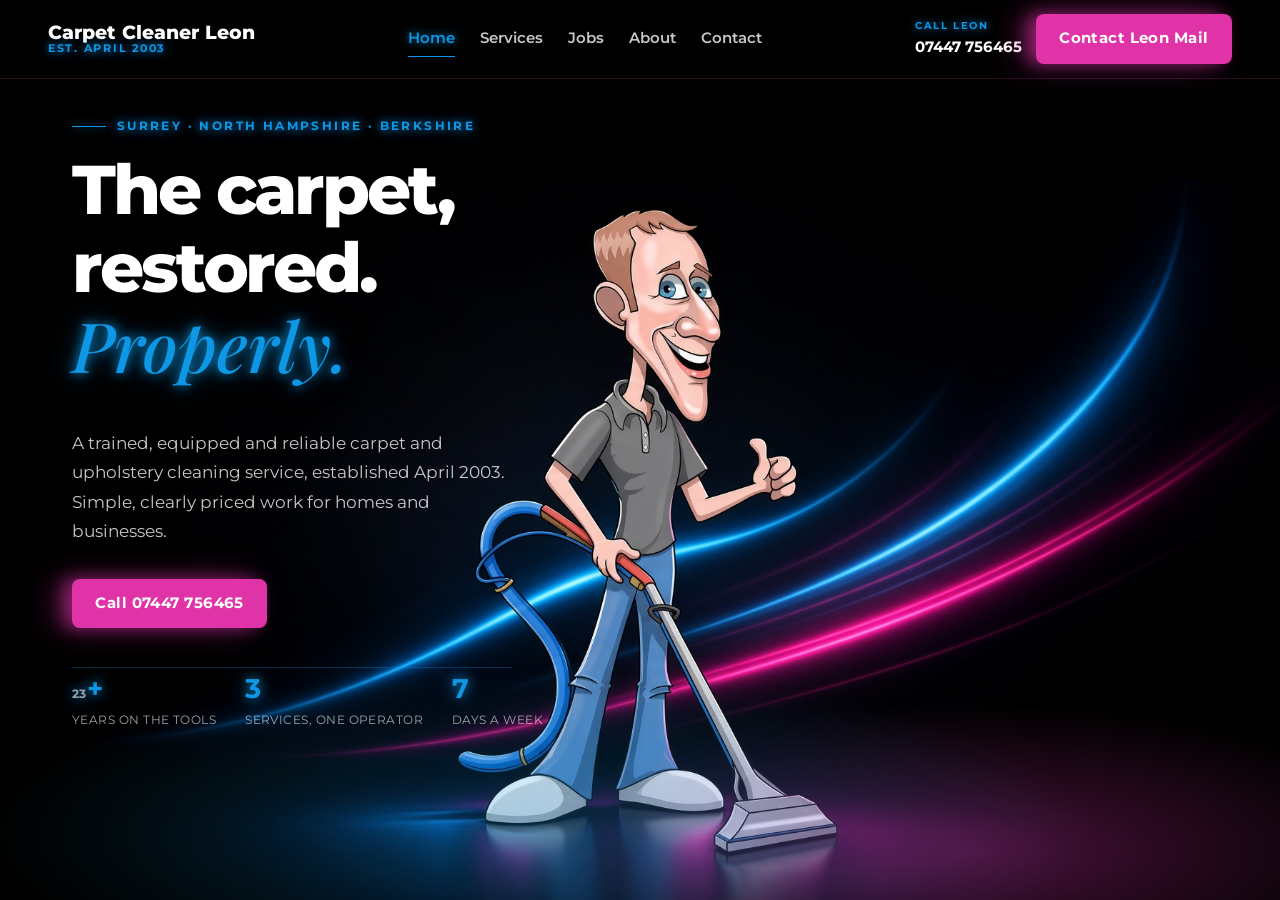
<file: index.html>
<!DOCTYPE html>
<html lang="en-GB">
<head>
  <meta charset="UTF-8" />
  <meta name="viewport" content="width=device-width, initial-scale=1.0" />
  <title>Carpet Cleaner Leon | Surrey, North Hampshire &amp; Berkshire</title>
  <meta name="description" content="Trained, equipped carpet, upholstery, rug and mattress cleaning since April 2003. Leon Mail covers Surrey, North Hampshire and Berkshire. Call 07447 756465." />
  <link rel="canonical" href="https://carpetcleanerleon.co.uk/" />
  <meta name="theme-color" content="#000000" />
  <meta property="og:title" content="Carpet Cleaner Leon" />
  <meta property="og:description" content="Carpet, upholstery, rug and mattress cleaning across Surrey, North Hampshire and Berkshire. Established April 2003." />
  <meta property="og:image" content="https://carpetcleanerleon.co.uk/image/hero-middle.jpg" />
  <meta property="og:url" content="https://carpetcleanerleon.co.uk/" />
  <meta property="og:type" content="website" />
  <link rel="preconnect" href="https://fonts.googleapis.com">
  <link rel="preconnect" href="https://fonts.gstatic.com" crossorigin>
  <link href="https://fonts.googleapis.com/css2?family=Montserrat:wght@400;600;700;800&family=Playfair+Display:ital,wght@1,500;1,700&display=swap" rel="stylesheet">
  <link rel="stylesheet" href="css/styles.css?v=9">
  <script type="application/ld+json">
  {
    "@context": "https://schema.org",
    "@type": "LocalBusiness",
    "name": "Carpet Cleaner Leon",
    "url": "https://carpetcleanerleon.co.uk/",
    "telephone": "+447447756465",
    "image": "https://carpetcleanerleon.co.uk/image/hero-middle.jpg",
    "founder": { "@type": "Person", "name": "Leon Mail" },
    "foundingDate": "2003-04",
    "description": "Carpet, upholstery, rug and mattress cleaning for homes and businesses across Surrey, North Hampshire and Berkshire.",
    "areaServed": [
      { "@type": "AdministrativeArea", "name": "Surrey" },
      { "@type": "AdministrativeArea", "name": "Hampshire" },
      { "@type": "AdministrativeArea", "name": "Berkshire" }
    ]
  }
  </script>
</head>
<body>
  <div class="cursor" id="cursor" hidden></div>
  <div class="scroll-progress" id="scroll-progress" aria-hidden="true"></div>

  <header class="nav" id="nav">
    <div class="container nav-inner">
      <a href="index.html" class="logo">
        <strong>Carpet Cleaner Leon</strong>
        <span>Est. April 2003</span>
      </a>
      <nav class="nav-links" aria-label="Primary">
        <a href="index.html" class="active">Home</a>
        <a href="#services">Services</a>
        <a href="#result">Jobs</a>
        <a href="#about">About</a>
        <a href="#contact">Contact</a>
      </nav>
      <div class="nav-actions">
        <a class="nav-phone" href="tel:+447447756465"><span>Call Leon</span>07447 756465</a>
        <a href="tel:+447447756465" class="btn btn-primary btn-magnet">Contact Leon Mail</a>
      </div>
      <button class="menu-btn" id="menu-btn" type="button" aria-label="Open menu" aria-expanded="false">
        <svg viewBox="0 0 24 24" aria-hidden="true"><path d="M4 7h16M4 12h16M4 17h16"/></svg>
      </button>
    </div>
    <div class="container mobile-menu" id="mobile-menu">
      <a href="index.html">Home</a>
      <a href="#services">Services</a>
      <a href="#result">Jobs</a>
      <a href="#about">About</a>
      <a href="#hours">Hours</a>
      <a href="#contact">Contact</a>
      <a href="tel:+447447756465" class="btn btn-primary">Call 07447 756465</a>
    </div>
  </header>

  <main class="book">
  <section class="page page-hero hero is-on" id="hero">
    <div class="hero-media">
      <div class="hero-frame">
        <img class="hero-img" src="image/hero-leon.jpg?v=6" alt="Leon with carpet cleaning wand" width="1792" height="1008">
      </div>
    </div>
    <div class="neon-stage" aria-hidden="true"></div>
    <div class="hero-copy">
      <p class="hero-kicker reveal is-visible">Surrey · North Hampshire · Berkshire</p>
      <h1 class="hero-title reveal is-visible">The carpet, restored. <em>Properly.</em></h1>
      <p class="hero-lead reveal is-visible">A trained, equipped and reliable carpet and upholstery cleaning service, established April 2003. Simple, clearly priced work for homes and businesses.</p>
      <div class="hero-actions reveal is-visible">
        <a href="tel:+447447756465" class="btn btn-primary btn-magnet">Call 07447 756465</a>
      </div>
      <div class="hero-stats reveal is-visible">
        <div>
          <strong><span data-count="23">23</span>+</strong>
          <span>years on the tools</span>
        </div>
        <div>
          <strong>3</strong>
          <span>services, one operator</span>
        </div>
        <div>
          <strong>7</strong>
          <span>days a week</span>
        </div>
      </div>
    </div>
  </section>

  <section class="page page-services section" id="services">
    <div class="neon-stage" aria-hidden="true"></div>
    <div class="marquee" aria-hidden="true">
      <div class="marquee-track">
        <span>Established April 2003</span>
        <span>Homes and businesses</span>
        <span>Also available to cleaning companies</span>
        <span>Questions 5:30am–10pm every day</span>
        <span>Surrey · North Hampshire · Berkshire</span>
        <span>Carpet · Upholstery · Commercial</span>
        <span>Established April 2003</span>
        <span>Homes and businesses</span>
        <span>Also available to cleaning companies</span>
        <span>Questions 5:30am–10pm every day</span>
        <span>Surrey · North Hampshire · Berkshire</span>
        <span>Carpet · Upholstery · Commercial</span>
      </div>
    </div>
    <div class="container page-body">
      <p class="eyebrow reveal is-visible">My services</p>
      <h2 class="section-title reveal is-visible">Carpet, upholstery and commercial. <em>Clean, bright and healthier.</em></h2>
      <p class="lead reveal is-visible">I can make your home or business clean, bright and healthier again — the same thorough job on the patch since April 2003.</p>
      <div class="service-grid">
        <a class="svc" href="#contact">
          <div class="svc-body">
            <span class="service-num">01</span>
            <h3>Carpet cleaning</h3>
            <p>Removes soiling, dust and grit that wear the fibres. Brightens colour, revives the pile, and helps the carpet keep filtering the air.</p>
            <span class="svc-more">Learn more</span>
          </div>
          <span class="svc-chevron" aria-hidden="true">
            <svg viewBox="0 0 24 24"><path d="M9 6l6 6-6 6" fill="none" stroke="currentColor" stroke-width="2.2" stroke-linecap="round" stroke-linejoin="round"/></svg>
          </span>
        </a>
        <a class="svc" href="#contact">
          <div class="svc-body">
            <span class="service-num">02</span>
            <h3>Upholstery cleaning</h3>
            <p>Sofas, chairs, mattresses and fabric furniture — greasy soiling, spots and everyday wear, treated with care so day-to-day cleaning works again.</p>
            <span class="svc-more">Learn more</span>
          </div>
          <span class="svc-chevron" aria-hidden="true">
            <svg viewBox="0 0 24 24"><path d="M9 6l6 6-6 6" fill="none" stroke="currentColor" stroke-width="2.2" stroke-linecap="round" stroke-linejoin="round"/></svg>
          </span>
        </a>
        <a class="svc" href="#contact">
          <div class="svc-body">
            <span class="service-num">03</span>
            <h3>Commercial cleaning</h3>
            <p>Offices, hotels, nurseries and other workplaces across Surrey, North Hampshire and Berkshire. The same thorough clean, booked around your hours.</p>
            <span class="svc-more">Learn more</span>
          </div>
          <span class="svc-chevron" aria-hidden="true">
            <svg viewBox="0 0 24 24"><path d="M9 6l6 6-6 6" fill="none" stroke="currentColor" stroke-width="2.2" stroke-linecap="round" stroke-linejoin="round"/></svg>
          </span>
        </a>
      </div>
    </div>
  </section>

  <section class="page page-result section result" id="result">
    <div class="neon-stage" aria-hidden="true"></div>
    <div class="container page-body">
      <p class="eyebrow reveal">Jobs on the patch</p>
      <h2 class="section-title reveal">The clean, on the floor. <em>After the job.</em></h2>
      <p class="lead reveal">Real rooms from the round — finished work, not a mock-up.</p>
      <div class="job-picks reveal" id="job-picks">
        <button type="button" class="job-pick is-on" data-job="carpet">Carpet</button>
        <button type="button" class="job-pick" data-job="landing">Landing</button>
        <button type="button" class="job-pick" data-job="stairs">Stairs</button>
        <button type="button" class="job-pick" data-job="hallway">Hallway</button>
      </div>
      <div class="job-stage reveal" id="job-stage">
        <img id="job-photo" src="image/leon/IMG-20260831-WA0103.jpg" alt="A room carpet after a professional clean" width="1152" height="864">
        <div class="job-tags" id="job-tags">
          <span class="job-tag is-after">After</span>
        </div>
      </div>
    </div>
  </section>

  <section class="page page-about section" id="about">
    <div class="neon-stage" aria-hidden="true"></div>
    <div class="container about-grid page-body">
      <p class="eyebrow reveal">My mission</p>
      <div class="about-photo reveal">
        <img src="image/about-family.jpg" alt="A sunlit room after a professional carpet clean">
      </div>
      <div class="about-copy reveal">
        <h2 class="section-title">Trained, equipped and <em>reliable since 2003.</em></h2>
        <p>I established Carpet Cleaner Leon back in April 2003 with the sole aim of providing a trained, equipped and reliable carpet and upholstery cleaning service.</p>
        <p>I've spent a little over two decades developing this service to suit everyone. Creating a simple and clearly priced service benefitting private people as well as business owners.</p>
      </div>
    </div>
  </section>

  <section class="page page-about-more section" id="mission">
    <div class="neon-stage" aria-hidden="true"></div>
    <div class="container about-more page-body">
      <p class="eyebrow reveal">My mission</p>
      <h2 class="section-title reveal">Clients who stay, <em>and companies I support.</em></h2>
      <p class="reveal">Many of my residential clients have been with me since the very beginning.</p>
      <p class="reveal">In recent years I've opened up my service to cleaning companies, enabling small and large firms to add carpet, upholstery and rug cleaning for their own customers.</p>
      <div class="about-marks reveal">
        <div class="about-mark">
          <span class="service-num">01</span>
          <h3>Residential</h3>
          <p>Clients with me since the beginning.</p>
        </div>
        <div class="about-mark">
          <span class="service-num">02</span>
          <h3>Cleaning companies</h3>
          <p>My cleans, for their own customers.</p>
        </div>
      </div>
    </div>
  </section>

  <section class="page page-hours section facts" id="hours">
    <div class="container facts-grid page-body">
      <div class="reveal">
        <p class="eyebrow">General information</p>
        <h2 class="section-title">Surrey, North Hampshire and <em>Berkshire.</em></h2>
        <p>My services are available throughout Surrey, North Hampshire and Berkshire, United Kingdom. Ask me a question any day of the week — I pick up.</p>
      </div>
      <ul class="hours reveal">
        <li><strong>Questions</strong> 5:30am to 10pm, Monday to Sunday</li>
        <li><strong>Residential</strong> On site 8am to 8pm, Monday to Sunday</li>
        <li><strong>Commercial</strong> 24 hours Monday to Sunday, depending on proximity to homes</li>
        <li><strong>Phone</strong> <a href="tel:+447447756465">07447 756465</a> — Leon Mail</li>
      </ul>
    </div>
  </section>

  <section class="page page-contact section cta" id="contact">
    <div class="cta-photo" aria-hidden="true">
      <img src="image/source/hero-bg.jpg" alt="">
    </div>
    <div class="container">
      <p class="eyebrow reveal">Contact Leon Mail</p>
      <h2 class="section-title reveal">Need a carpet, sofa, rug or <em>mattress cleaned?</em></h2>
      <p class="lead reveal">Call or message Leon on 07447 756465. Homes, businesses, and cleaning companies adding these services for their own clients.</p>
      <div class="cta-actions reveal">
        <a href="tel:+447447756465" class="btn btn-primary btn-magnet">Call 07447 756465</a>
        <a href="https://www.instagram.com/carpetcleanerleon" class="btn btn-ghost" target="_blank" rel="noopener">Instagram</a>
      </div>
    </div>
  </section>

  <footer class="page page-footer footer">
    <div class="container">
      <div class="footer-grid">
        <div>
          <h3>Carpet Cleaner Leon</h3>
          <p>Leon Mail. Carpet, upholstery, rug and mattress cleaning since April 2003.</p>
          <div class="social" aria-label="Social">
            <a href="https://www.facebook.com/carpetcleanerleon" target="_blank" rel="noopener">Fb</a>
            <a href="https://www.instagram.com/carpetcleanerleon" target="_blank" rel="noopener">Ig</a>
            <a href="https://www.linkedin.com/in/leon-mail-b5a91430" target="_blank" rel="noopener">In</a>
            <a href="https://www.twitter.com/Leon_Mail" target="_blank" rel="noopener">X</a>
          </div>
        </div>
        <div>
          <h3>Area</h3>
          <p>Surrey<br>North Hampshire<br>Berkshire</p>
        </div>
        <div>
          <h3>Call</h3>
          <p><a href="tel:+447447756465">07447 756465</a></p>
          <p>Questions 5:30am–10pm, every day.</p>
        </div>
      </div>
      <div class="legal">
        <p>Copyright © <span id="year">2026</span> carpetcleanerleon.co.uk — All rights reserved.</p>
        <p><a href="privacy.html">Privacy policy</a></p>
      </div>
    </div>
  </footer>
  </main>

  <script src="js/main.js"></script>
</body>
</html>
</file>
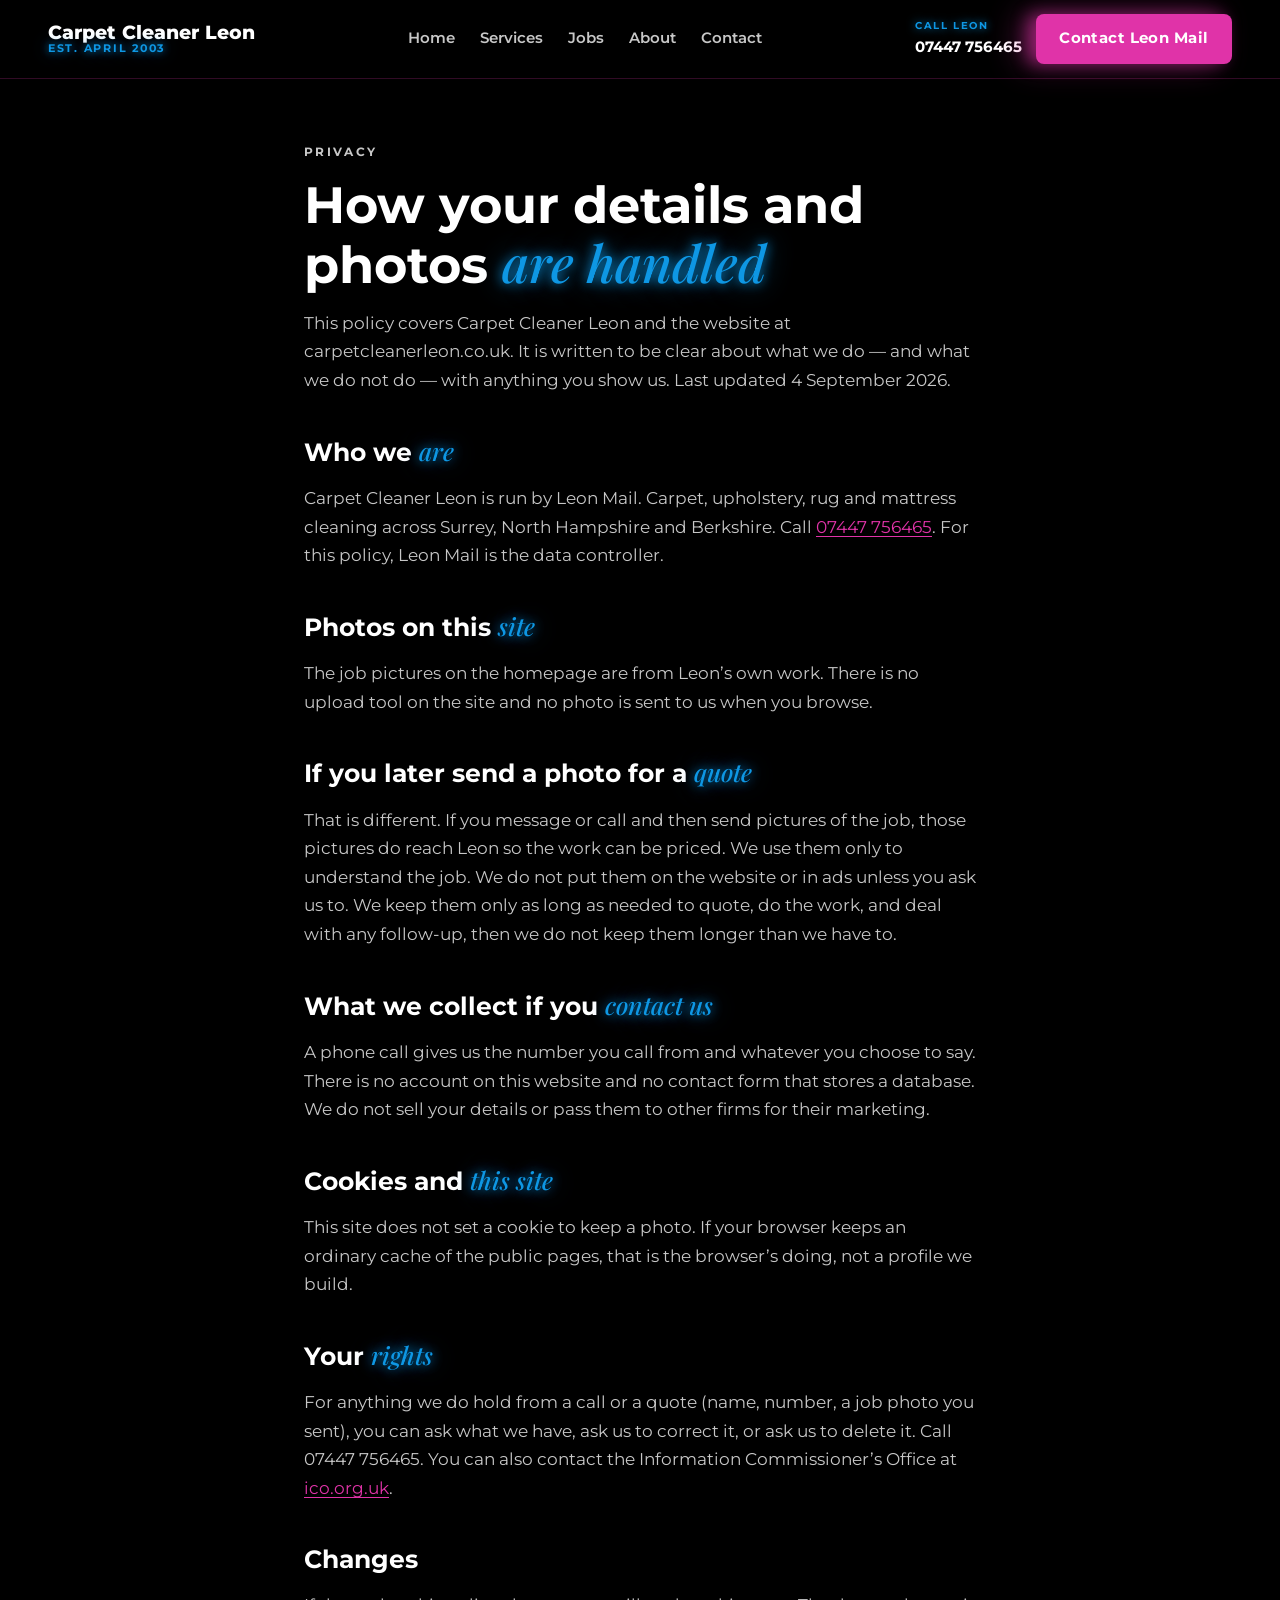
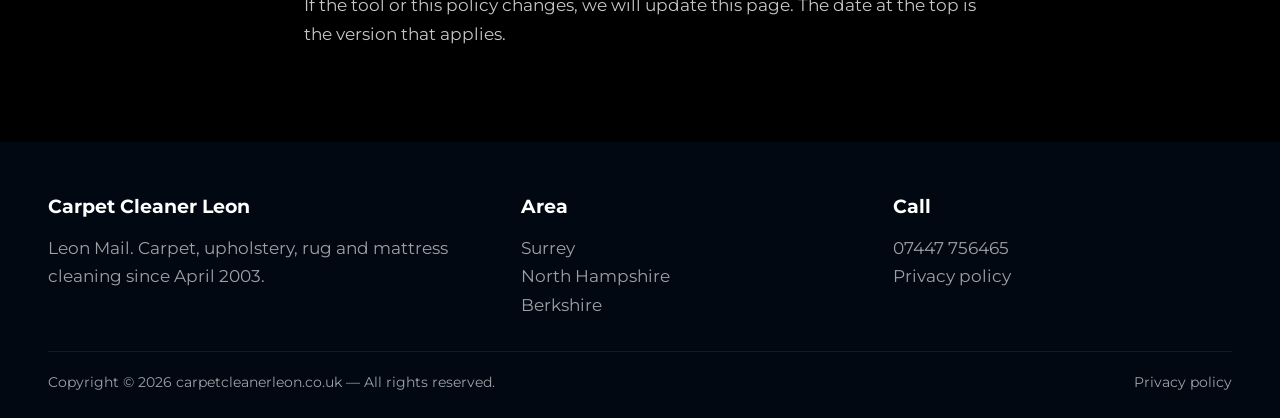
<file: privacy.html>
<!DOCTYPE html>
<html lang="en-GB">
<head>
  <meta charset="UTF-8" />
  <meta name="viewport" content="width=device-width, initial-scale=1.0" />
  <title>Privacy policy | Carpet Cleaner Leon</title>
  <meta name="description" content="How Carpet Cleaner Leon handles your details and the Clean your own room photo tool. Photos you preview are not uploaded or stored." />
  <link rel="canonical" href="https://carpetcleanerleon.co.uk/privacy.html" />
  <meta name="theme-color" content="#000000" />
  <link rel="preconnect" href="https://fonts.googleapis.com">
  <link rel="preconnect" href="https://fonts.gstatic.com" crossorigin>
  <link href="https://fonts.googleapis.com/css2?family=Montserrat:wght@400;600;700;800&family=Playfair+Display:ital,wght@1,500;1,700&display=swap" rel="stylesheet">
  <link rel="stylesheet" href="css/styles.css">
</head>
<body class="page">
  <header class="nav is-scrolled" id="nav">
    <div class="container nav-inner">
      <a href="index.html" class="logo">
        <strong>Carpet Cleaner Leon</strong>
        <span>Est. April 2003</span>
      </a>
      <nav class="nav-links" aria-label="Primary">
        <a href="index.html">Home</a>
        <a href="index.html#services">Services</a>
        <a href="index.html#result">Jobs</a>
        <a href="index.html#about">About</a>
        <a href="index.html#contact">Contact</a>
      </nav>
      <div class="nav-actions">
        <a class="nav-phone" href="tel:+447447756465"><span>Call Leon</span>07447 756465</a>
        <a href="tel:+447447756465" class="btn btn-primary">Contact Leon Mail</a>
      </div>
      <button class="menu-btn" id="menu-btn" type="button" aria-label="Open menu" aria-expanded="false">
        <svg viewBox="0 0 24 24" aria-hidden="true"><path d="M4 7h16M4 12h16M4 17h16"/></svg>
      </button>
    </div>
    <div class="container mobile-menu" id="mobile-menu">
      <a href="index.html">Home</a>
      <a href="index.html#services">Services</a>
      <a href="index.html#result">Jobs</a>
      <a href="index.html#about">About</a>
      <a href="index.html#contact">Contact</a>
      <a href="tel:+447447756465" class="btn btn-primary">Call 07447 756465</a>
    </div>
  </header>

  <main class="policy">
    <div class="container policy-copy">
      <p class="eyebrow">Privacy</p>
      <h1>How your details and photos <em>are handled</em></h1>
      <p>This policy covers Carpet Cleaner Leon and the website at carpetcleanerleon.co.uk. It is written to be clear about what we do — and what we do not do — with anything you show us. Last updated 4 September 2026.</p>

      <h2>Who we <em>are</em></h2>
      <p>Carpet Cleaner Leon is run by Leon Mail. Carpet, upholstery, rug and mattress cleaning across Surrey, North Hampshire and Berkshire. Call <a href="tel:+447447756465">07447 756465</a>. For this policy, Leon Mail is the data controller.</p>

      <h2>Photos on this <em>site</em></h2>
      <p>The job pictures on the homepage are from Leon’s own work. There is no upload tool on the site and no photo is sent to us when you browse.</p>

      <h2>If you later send a photo for a <em>quote</em></h2>
      <p>That is different. If you message or call and then send pictures of the job, those pictures do reach Leon so the work can be priced. We use them only to understand the job. We do not put them on the website or in ads unless you ask us to. We keep them only as long as needed to quote, do the work, and deal with any follow-up, then we do not keep them longer than we have to.</p>

      <h2>What we collect if you <em>contact us</em></h2>
      <p>A phone call gives us the number you call from and whatever you choose to say. There is no account on this website and no contact form that stores a database. We do not sell your details or pass them to other firms for their marketing.</p>

      <h2>Cookies and <em>this site</em></h2>
      <p>This site does not set a cookie to keep a photo. If your browser keeps an ordinary cache of the public pages, that is the browser’s doing, not a profile we build.</p>

      <h2>Your <em>rights</em></h2>
      <p>For anything we do hold from a call or a quote (name, number, a job photo you sent), you can ask what we have, ask us to correct it, or ask us to delete it. Call 07447 756465. You can also contact the Information Commissioner’s Office at <a href="https://ico.org.uk" target="_blank" rel="noopener">ico.org.uk</a>.</p>

      <h2>Changes</h2>
      <p>If the tool or this policy changes, we will update this page. The date at the top is the version that applies.</p>
    </div>
  </main>

  <footer class="footer">
    <div class="container">
      <div class="footer-grid">
        <div>
          <h3>Carpet Cleaner Leon</h3>
          <p>Leon Mail. Carpet, upholstery, rug and mattress cleaning since April 2003.</p>
        </div>
        <div>
          <h3>Area</h3>
          <p>Surrey<br>North Hampshire<br>Berkshire</p>
        </div>
        <div>
          <h3>Call</h3>
          <p><a href="tel:+447447756465">07447 756465</a></p>
          <p><a href="privacy.html">Privacy policy</a></p>
        </div>
      </div>
      <div class="legal">
        <p>Copyright © <span id="year">2026</span> carpetcleanerleon.co.uk — All rights reserved.</p>
        <p><a href="privacy.html">Privacy policy</a></p>
      </div>
    </div>
  </footer>
  <script src="js/main.js"></script>
</body>
</html>
</file>
<file: css/styles.css>
:root {
  --blue: #e033a8;
  --blue-hover: #c21880;
  --blue-deep: #9a1468;
  --blue-light: #fd4fc1;
  --blue-rgb: 224, 51, 168;
  --polo: #8e9393;
  --polo-deep: #5c6363;
  --polo-light: #c5caca;
  --polo-rgb: 142, 147, 147;
  --magenta: #0e97e4;
  --magenta-deep: #0869a8;
  --magenta-rgb: 14, 151, 228;
  --gold: #0e97e4;
  --gold-rgb: 14, 151, 228;
  --gold-line: 3px;
  --ink: #ffffff;
  --ink-soft: rgba(255, 255, 255, 0.78);
  --muted: rgba(255, 255, 255, 0.55);
  --line: rgba(255, 255, 255, 0.12);
  --paper: #000000;
  --surface: #18151f;
  --white: #ffffff;
  --hero-wash: #000;
  --trust: linear-gradient(90deg, #000000 0%, #13213c 45%, #1c0016 100%);
  --nav: transparent;
  --max: 74rem;
  --nav-h: 4.85rem;
  --radius: 14px;
  --font: "Montserrat", "Segoe UI", system-ui, sans-serif;
  --display: "Montserrat", "Segoe UI", sans-serif;
  --italic: "Playfair Display", Georgia, serif;
  --shadow: 0 18px 50px rgba(0, 0, 0, 0.35);
}

*, *::before, *::after { box-sizing: border-box; margin: 0; padding: 0; }

html {
  scroll-behavior: auto;
  background: var(--paper);
  overflow-x: hidden;
  scroll-padding-top: 0;
}

body {
  font-family: var(--font);
  font-size: 1.05rem;
  font-weight: 400;
  color: var(--ink);
  background: var(--paper);
  line-height: 1.7;
  -webkit-font-smoothing: antialiased;
  min-height: 100vh;
}

img { max-width: 100%; display: block; }
a { color: inherit; text-decoration: none; }
button, input { font: inherit; color: inherit; }

.container {
  width: min(100% - 2.25rem, var(--max));
  margin-inline: auto;
}

.eyebrow {
  display: inline-block;
  font-size: 0.72rem;
  font-weight: 700;
  letter-spacing: 0.2em;
  text-transform: uppercase;
  color: var(--blue);
  margin-bottom: 0.85rem;
}

.section-title {
  font-family: var(--display);
  font-size: clamp(2.05rem, 4.2vw, 3.3rem);
  font-weight: 800;
  letter-spacing: -0.04em;
  line-height: 1.08;
  margin-bottom: 1rem;
}

.section-title em,
.hero-title em,
.policy-copy em {
  font-family: var(--italic);
  font-style: italic;
  font-weight: 500;
  letter-spacing: 0;
  color: var(--gold);
  text-shadow: 0 0 12px rgba(var(--gold-rgb), 0.95), 0 0 28px rgba(var(--gold-rgb), 0.5);
}

.lead {
  color: var(--ink-soft);
  font-size: 1.1rem;
  max-width: 38rem;
  line-height: 1.75;
}

.section { padding: 6.2rem 0; }

/* Book pages — jump on, stacked. No long scroll. */

body:has(.book) {
  overflow: hidden;
  height: 100svh;
}

.book {
  position: relative;
  height: calc(100svh - var(--nav-h));
  margin-top: var(--nav-h);
  overflow: hidden;
  z-index: 1;
}

.book .page {
  position: absolute;
  inset: 0;
  min-height: 100%;
  height: 100%;
  display: flex;
  flex-direction: column;
  justify-content: center;
  background: var(--paper);
  box-shadow:
    0 -40px 80px rgba(18, 20, 23, 0.38),
    0 -2px 0 rgba(255, 255, 255, 0.35);
  isolation: isolate;
  transform: translate3d(0, 100%, 0);
  transform-origin: 50% 80%;
  z-index: 1;
  pointer-events: none;
  will-change: transform, filter;
}

.book.is-ready .page {
  transition:
    transform 0.82s cubic-bezier(0.76, 0, 0.24, 1),
    filter 0.82s cubic-bezier(0.76, 0, 0.24, 1),
    opacity 0.82s cubic-bezier(0.76, 0, 0.24, 1),
    clip-path 0.82s cubic-bezier(0.76, 0, 0.24, 1);
}

.book .page.is-passed {
  transform: translate3d(0, -4%, 0) scale(0.92);
  filter: brightness(0.58) saturate(0.85);
  z-index: 2;
}

.book .page.is-on {
  transform: translate3d(0, 0, 0) scale(1);
  filter: none;
  z-index: 4;
  pointer-events: auto;
}

.book .page::before {
  content: "";
  position: absolute;
  left: 0;
  right: 0;
  top: 0;
  height: 1.15rem;
  pointer-events: none;
  z-index: 6;
  background:
    linear-gradient(to bottom, rgba(18, 20, 23, 0.16), transparent 70%),
    linear-gradient(90deg, transparent 12%, var(--gold) 50%, transparent 88%);
  background-repeat: no-repeat;
  background-size: 100% 100%, 42% 2px;
  background-position: top, top center;
}

.book .page-hero {
  display: grid;
  align-items: stretch;
  justify-content: stretch;
  overflow: hidden;
  background: #000;
  padding: 0;
}

.book .page-hero::before { display: none; }

.book .page.section {
  padding: 1.1rem 0 2.2rem;
}

.neon-stage {
  position: absolute;
  inset: 0;
  z-index: 0;
  pointer-events: none;
}

.neon-stage::before {
  content: "";
  position: absolute;
  left: 8%;
  right: 8%;
  bottom: 8%;
  height: 2px;
  background: linear-gradient(90deg, transparent, rgba(var(--gold-rgb), 0.95) 28%, rgba(var(--blue-rgb), 0.95) 78%, transparent);
  box-shadow:
    0 0 16px rgba(var(--gold-rgb), 0.55),
    0 0 28px rgba(var(--blue-rgb), 0.45);
}

.neon-stage::after {
  content: "";
  position: absolute;
  left: 0;
  right: 0;
  bottom: 0;
  height: 34%;
  background:
    radial-gradient(ellipse 70% 80% at 35% 100%, rgba(var(--gold-rgb), 0.22), transparent 62%),
    radial-gradient(ellipse 60% 80% at 75% 100%, rgba(var(--blue-rgb), 0.26), transparent 60%);
}

.book .page.page-services {
  justify-content: flex-start;
  padding: 0;
  overflow: hidden;
  color: #fff;
  background-color: #000;
  background-image: none;
}

.book .page-services .marquee {
  position: relative;
  z-index: 1;
  flex-shrink: 0;
  padding: 0.55rem 0 0.6rem;
}

.book .page-services .page-body {
  position: relative;
  z-index: 1;
  flex: 1;
  min-height: 0;
  display: flex;
  flex-direction: column;
  padding-top: 1.1rem;
  padding-bottom: 0.9rem;
}

.book .page-result {
  justify-content: flex-start;
  overflow: hidden;
  padding-top: 0.6rem;
  padding-bottom: 1.2rem;
}

.book .page-result .page-body {
  position: relative;
  z-index: 1;
  flex: 1;
  min-height: 0;
  display: flex;
  flex-direction: column;
}

.book .page-about,
.book .page-about-more {
  background: #000;
  color: #fff;
  justify-content: flex-start;
  overflow: hidden;
  padding-top: 0.6rem;
  padding-bottom: 1.2rem;
}

.book .page-about .about-grid,
.book .page-about-more .about-more {
  position: relative;
  z-index: 1;
  padding-bottom: 1.2rem;
  overflow: visible;
}

.book .page-result .section-title {
  font-size: clamp(1.7rem, 3.2vw, 2.5rem);
  margin-bottom: 0.45rem;
}

.book .page-result .lead {
  margin-bottom: 0;
  font-size: 0.98rem;
}

.book .page-result .job-picks {
  margin: 0.7rem 0 0.65rem;
}

.book .page-result .job-stage {
  min-height: 12rem;
  max-height: min(48vh, 30rem);
  margin-top: 0;
}

.book .page-hours { background: var(--surface); }
.book .page-contact { background: #000; }

.book .page-hours,
.book .page-contact,
.book .page-footer {
  box-shadow:
    0 -28px 60px rgba(0, 0, 0, 0.45),
    0 -2px 0 rgba(255, 255, 255, 0.08);
}

.book .page-footer {
  justify-content: center;
  background: var(--paper);
}

.svc-nav { display: none; }

.fx-chip {
  display: none;
}

.fx-chip strong {
  font-size: 0.62rem;
  letter-spacing: 0.14em;
  text-transform: uppercase;
  color: var(--gold);
  padding: 0 0.45rem;
  font-weight: 700;
}

.fx-chip button {
  border: 0;
  background: transparent;
  color: rgba(255, 255, 255, 0.78);
  font-size: 0.72rem;
  font-weight: 700;
  letter-spacing: 0.02em;
  padding: 0.32rem 0.62rem;
  border-radius: 999px;
  cursor: pointer;
  min-width: 0;
  min-height: 0;
}

.fx-chip button.is-on {
  background: var(--blue);
  color: #fff;
}

body.book-push .book .page {
  transform: translate3d(0, 100%, 0);
  filter: none;
}

body.book-push .book .page.is-passed {
  transform: translate3d(0, -100%, 0);
  filter: none;
}

body.book-push .book .page.is-on {
  transform: translate3d(0, 0, 0);
  filter: none;
}

body.book-fade .book .page {
  transform: scale(0.98);
  opacity: 0;
  filter: none;
}

body.book-fade .book .page.is-passed {
  transform: scale(1.05);
  opacity: 0;
  filter: none;
}

body.book-fade .book .page.is-on {
  transform: scale(1);
  opacity: 1;
  filter: none;
}

body.book-wipe .book .page {
  transform: none;
  clip-path: inset(100% 0 0 0);
  filter: none;
}

body.book-wipe .book .page.is-passed {
  transform: none;
  clip-path: inset(0);
  filter: brightness(0.55);
}

body.book-wipe .book .page.is-on {
  transform: none;
  clip-path: inset(0);
  filter: none;
  box-shadow:
    0 -40px 80px rgba(18, 20, 23, 0.38),
    0 -3px 0 var(--gold);
}

body.book-flip .book {
  perspective: 1600px;
}

body.book-flip .book .page {
  transform: rotateX(82deg);
  transform-origin: 50% 100%;
  backface-visibility: hidden;
  filter: none;
}

body.book-flip .book .page.is-passed {
  transform: rotateX(-16deg) scale(0.96);
  transform-origin: 50% 0%;
  filter: brightness(0.55);
}

body.book-flip .book .page.is-on {
  transform: rotateX(0);
  transform-origin: 50% 100%;
  filter: none;
}

body.book-slam .book.is-ready .page {
  transition-timing-function: cubic-bezier(0.22, 1.55, 0.32, 1);
}

body.book-slam .book .page {
  transform: translate3d(0, -110%, 0);
  filter: none;
}

body.book-slam .book .page.is-passed {
  transform: translate3d(0, 3%, 0) scale(0.9);
  filter: brightness(0.5);
}

body.book-slam .book .page.is-on {
  transform: translate3d(0, 0, 0) scale(1);
  filter: none;
}

body.book-zoom .book .page {
  transform: scale(1.28);
  opacity: 0;
  filter: none;
}

body.book-zoom .book .page.is-passed {
  transform: scale(1.2);
  opacity: 0;
  filter: none;
}

body.book-zoom .book .page.is-on {
  transform: scale(1);
  opacity: 1;
  filter: none;
}

body.book-split .book .page {
  transform: none;
  clip-path: inset(0 50% 0 50%);
  filter: none;
}

body.book-split .book .page.is-passed {
  transform: none;
  clip-path: inset(0);
  filter: brightness(0.45);
}

body.book-split .book .page.is-on {
  transform: none;
  clip-path: inset(0);
  filter: none;
}

body.book-cube .book {
  perspective: 1400px;
}

body.book-cube .book .page {
  transform: rotateY(90deg);
  transform-origin: 0% 50%;
  backface-visibility: hidden;
  filter: none;
}

body.book-cube .book .page.is-passed {
  transform: rotateY(-90deg);
  transform-origin: 100% 50%;
  filter: brightness(0.5);
}

body.book-cube .book .page.is-on {
  transform: rotateY(0);
  transform-origin: 50% 50%;
  filter: none;
}

body.book-skew .book .page {
  transform: translate3d(0, 100%, 0) skewY(10deg);
  filter: none;
}

body.book-skew .book .page.is-passed {
  transform: translate3d(0, -12%, 0) skewY(-4deg) scale(0.94);
  filter: brightness(0.55);
}

body.book-skew .book .page.is-on {
  transform: none;
  filter: none;
}

body.book-flash .book.is-ready .page {
  transition: none;
}

body.book-flash .book .page {
  transform: translate3d(0, 100%, 0);
  filter: none;
}

body.book-flash .book .page.is-passed,
body.book-flash .book .page.is-on {
  transform: none;
  filter: none;
}

.fx-burst {
  position: fixed;
  inset: 0;
  z-index: 65;
  pointer-events: none;
  opacity: 0;
  background:
    radial-gradient(circle at 50% 40%, rgba(230, 193, 46, 0.95), rgba(31, 100, 168, 0.88) 55%, #121417 100%);
}

.fx-burst.is-on {
  animation: fx-hit 0.32s ease-out;
}

@keyframes fx-hit {
  0% { opacity: 0; }
  35% { opacity: 1; }
  100% { opacity: 0; }
}

body.book-leon .book.is-ready .page {
  transition-duration: 4.5s;
  transition-timing-function: cubic-bezier(0.4, 0, 0.2, 1);
}

body.book-leon .book .page {
  transform: none;
  clip-path: inset(0 100% 0 0);
  filter: none;
}

body.book-leon .book .page.is-passed {
  transform: none;
  clip-path: inset(0);
  filter: brightness(0.62) saturate(0.9);
}

body.book-leon .book .page.is-on {
  transform: none;
  clip-path: inset(0);
  filter: none;
}

body.book-leon .book .page.is-on.is-wipe-fwd {
  clip-path: inset(0 100% 0 0);
}

body.book-leon .book .page.is-on.is-wipe-back {
  clip-path: inset(0 0 0 100%);
}

.leon-wipe {
  position: fixed;
  inset: 0;
  z-index: 62;
  pointer-events: none;
  overflow: hidden;
  opacity: 0;
}

.leon-wipe.is-run { opacity: 1; }

.leon-wipe-man {
  position: absolute;
  bottom: 6%;
  width: 16rem;
  left: -18rem;
  transform-origin: 70% 90%;
}

.leon-wipe-man img {
  width: 100%;
  height: auto;
  display: block;
  filter: drop-shadow(0 12px 22px rgba(0, 0, 0, 0.4));
}

.leon-wipe.is-fwd.is-run .leon-wipe-man {
  animation: leon-fwd 4.5s linear forwards;
}

.leon-wipe.is-back.is-run .leon-wipe-man {
  animation: leon-back 4.5s linear forwards;
}

.leon-wipe.is-run .leon-wipe-man img {
  animation: leon-scrub 1.6s ease-in-out infinite;
}

@keyframes leon-fwd {
  0% { left: -18rem; }
  100% { left: calc(100% + 2rem); }
}

@keyframes leon-back {
  0% { left: calc(100% + 2rem); transform: scaleX(-1); }
  100% { left: -18rem; transform: scaleX(-1); }
}

@keyframes leon-scrub {
  0%, 100% { transform: rotate(-2deg) translate(0, 0); }
  50% { transform: rotate(3deg) translate(2px, -2px); }
}

/* Buttons */

.btn {
  position: relative;
  overflow: hidden;
  display: inline-flex;
  align-items: center;
  justify-content: center;
  gap: 0.5rem;
  min-height: 3.1rem;
  min-width: 11.5rem;
  padding: 0 1.4rem;
  font-weight: 700;
  font-size: 0.92rem;
  letter-spacing: 0.03em;
  border-radius: 8px;
  border: 1.5px solid transparent;
  cursor: pointer;
  transition: background 0.28s ease, box-shadow 0.28s ease, color 0.28s ease, border-color 0.28s ease;
}

.btn::after {
  content: "";
  position: absolute;
  inset: 0;
  background: linear-gradient(115deg, transparent 35%, rgba(255, 255, 255, 0.38) 50%, transparent 65%);
  transform: translateX(-130%);
  transition: transform 0.55s ease;
  pointer-events: none;
}

.btn:hover::after { transform: translateX(130%); }

.btn-primary {
  background: var(--blue);
  color: #fff;
  box-shadow:
    -8px 0 16px rgba(var(--blue-rgb), 0.5),
    -16px 0 32px rgba(var(--blue-rgb), 0.35);
}

.btn-primary:hover {
  background: var(--blue-hover);
  box-shadow:
    -10px 0 20px rgba(var(--blue-rgb), 0.55),
    -20px 0 40px rgba(var(--blue-rgb), 0.4);
}

.nav .btn-primary {
  background: var(--blue);
  color: #fff;
  box-shadow:
    -8px 0 16px rgba(var(--blue-rgb), 0.5),
    -16px 0 32px rgba(var(--blue-rgb), 0.35);
}

.nav .btn-primary:hover {
  background: var(--blue-hover);
  box-shadow:
    -10px 0 20px rgba(var(--blue-rgb), 0.55),
    -20px 0 40px rgba(var(--blue-rgb), 0.4);
}

.btn-ghost {
  background: rgba(var(--gold-rgb), 0.1);
  color: #fff;
  border-color: rgba(var(--gold-rgb), 0.55);
}

.btn-ghost:hover {
  background: rgba(var(--gold-rgb), 0.22);
  border-color: var(--gold);
}

/* Cursor + progress */

.cursor { display: none !important; }

.scroll-progress {
  position: fixed;
  top: 0;
  left: 0;
  height: 3px;
  width: 0;
  z-index: 60;
  background: linear-gradient(90deg, var(--blue), var(--gold));
}

/* Nav */

.nav {
  position: fixed;
  top: 0;
  left: 0;
  right: 0;
  z-index: 80;
  background: var(--paper);
  border-bottom: 1px solid rgba(var(--blue-rgb), 0.22);
  box-shadow: 0 8px 24px rgba(0, 0, 0, 0.45);
  transition: background 0.35s ease, border-color 0.35s ease, box-shadow 0.35s ease, backdrop-filter 0.35s ease;
}

.nav.is-scrolled {
  background: var(--paper);
  backdrop-filter: none;
  box-shadow: 0 8px 24px rgba(0, 0, 0, 0.45);
}

.nav-inner {
  display: flex;
  align-items: center;
  justify-content: space-between;
  height: var(--nav-h);
  gap: 1rem;
}

.logo {
  display: flex;
  flex-direction: column;
  line-height: 1.05;
  color: var(--ink);
}

.logo strong {
  font-family: var(--display);
  font-size: 1.18rem;
  font-weight: 800;
}

.logo span {
  font-size: 0.68rem;
  letter-spacing: 0.16em;
  text-transform: uppercase;
  color: var(--gold);
  font-weight: 700;
  text-shadow: 0 0 8px rgba(var(--gold-rgb), 0.9), 0 0 18px rgba(var(--gold-rgb), 0.45);
}

.nav-links {
  display: flex;
  align-items: center;
  gap: 1.55rem;
}

.nav-links a {
  position: relative;
  color: var(--ink-soft);
  font-size: 0.92rem;
  font-weight: 600;
}

.nav-links a::after {
  content: "";
  position: absolute;
  left: 0;
  bottom: -0.35rem;
  width: 100%;
  height: 1px;
  background: var(--gold);
  transform: scaleX(0);
  transform-origin: left;
  transition: transform 0.3s ease;
}

.nav-links a:hover::after,
.nav-links a.active::after { transform: scaleX(1); }

.nav-links a:hover,
.nav-links a.active {
  color: var(--gold);
  text-shadow: 0 0 10px rgba(var(--gold-rgb), 0.85);
}

.nav-actions {
  display: flex;
  align-items: center;
  gap: 0.85rem;
}

.nav-phone {
  color: var(--ink);
  font-weight: 700;
  font-size: 0.95rem;
}

.nav-phone span {
  display: block;
  font-size: 0.62rem;
  letter-spacing: 0.16em;
  text-transform: uppercase;
  color: var(--gold);
  font-weight: 700;
  text-shadow: 0 0 8px rgba(var(--gold-rgb), 0.85);
}

.menu-btn {
  display: none;
  width: 2.6rem;
  height: 2.6rem;
  border: 1px solid rgba(255, 255, 255, 0.22);
  background: transparent;
  color: var(--ink);
  border-radius: 8px;
  cursor: pointer;
}

.menu-btn svg { width: 1.3rem; height: 1.3rem; stroke: currentColor; fill: none; stroke-width: 2; }

.mobile-menu { display: none; }

.mobile-menu.open {
  display: flex;
  flex-direction: column;
  gap: 0.9rem;
  padding: 0 0 1.4rem;
}

.mobile-menu a { color: var(--ink); font-weight: 600; }

/* Hero */

.hero {
  position: relative;
  min-height: 0;
  height: 100%;
  display: grid;
  align-items: center;
  overflow: hidden;
  color: #fff;
  background: #000;
  padding: 0;
}

.hero-media {
  position: absolute;
  inset: 0;
  z-index: 0;
  display: block;
  min-height: 0;
  margin: 0;
  padding: 0;
  pointer-events: none;
  background: #000;
}

.hero-frame {
  position: absolute;
  top: 0.6rem;
  right: 0;
  bottom: 0;
  left: 0;
  z-index: 0;
  width: auto;
  height: auto;
}

.hero-img {
  position: absolute;
  inset: 0;
  width: 100%;
  height: 100%;
  max-width: none;
  max-height: none;
  object-fit: contain;
  object-position: 62% 100%;
  display: block;
  background: transparent;
  transform: none;
}

.hero > .neon-stage {
  z-index: 1;
}

.hero > .neon-stage::before {
  display: none;
}

.hero > .neon-stage::after {
  height: 100%;
  background:
    radial-gradient(ellipse 70% 32% at 42% 92%, rgba(var(--gold-rgb), 0.28), transparent 62%),
    radial-gradient(ellipse 58% 30% at 76% 94%, rgba(var(--blue-rgb), 0.32), transparent 60%);
}

.hero-copy {
  position: relative;
  z-index: 2;
  width: 42%;
  max-width: 42%;
  margin: 0;
  padding: 2.4rem 1.6rem 3.2rem 4.5rem;
  text-align: left;
}

.hero-kicker {
  display: flex;
  align-items: center;
  justify-content: flex-start;
  gap: 0.7rem;
  color: var(--gold);
  font-size: 0.75rem;
  font-weight: 700;
  letter-spacing: 0.2em;
  text-transform: uppercase;
  margin-bottom: 0.9rem;
  text-shadow: 0 0 10px rgba(var(--gold-rgb), 0.95), 0 0 22px rgba(var(--gold-rgb), 0.5);
}

.hero-kicker::before {
  content: "";
  width: 2.1rem;
  height: 1px;
  background: var(--gold);
  box-shadow: 0 0 8px var(--gold);
}

.hero-title {
  font-family: var(--display);
  font-size: clamp(2.6rem, 5.4vw, 4.4rem);
  line-height: 1.12;
  font-weight: 800;
  letter-spacing: -0.045em;
  margin-bottom: 2.6rem;
  color: #fff;
}

.hero-lead {
  color: var(--ink-soft);
  font-size: 1.05rem;
  line-height: 1.75;
  max-width: none;
  margin: 0.2rem 0 2rem;
}

.hero-actions {
  display: flex;
  flex-wrap: wrap;
  justify-content: flex-start;
  gap: 0.75rem;
  margin-bottom: 2.4rem;
}

.hero-copy .btn-primary {
  background: var(--blue);
  color: #fff;
  box-shadow:
    -8px 0 16px rgba(var(--blue-rgb), 0.5),
    -16px 0 32px rgba(var(--blue-rgb), 0.35);
}

.hero-copy .btn-primary:hover {
  background: var(--blue-hover);
  box-shadow:
    -10px 0 20px rgba(var(--blue-rgb), 0.55),
    -20px 0 40px rgba(var(--blue-rgb), 0.4);
}

.hero-stats {
  display: flex;
  flex-wrap: nowrap;
  justify-content: flex-start;
  gap: 1.4rem 1.8rem;
  padding-top: 0.4rem;
  border-top: 1px solid rgba(var(--gold-rgb), 0.28);
}

.hero-stats strong {
  display: block;
  font-family: var(--display);
  font-size: 1.7rem;
  line-height: 1.1;
  color: var(--gold);
  text-shadow: 0 0 12px rgba(var(--gold-rgb), 0.9), 0 0 24px rgba(var(--gold-rgb), 0.45);
}

.hero-stats span {
  font-size: 0.72rem;
  letter-spacing: 0.04em;
  text-transform: uppercase;
  color: rgba(255, 255, 255, 0.62);
  white-space: nowrap;
}

.mascot {
  position: absolute;
  right: -1.8rem;
  bottom: 1.1rem;
  z-index: 3;
  width: min(28%, 9.5rem);
  animation: bob 4.6s ease-in-out infinite;
  pointer-events: none;
}

.mascot img {
  width: 100%;
  filter: drop-shadow(0 18px 30px rgba(0, 0, 0, 0.45));
}

@keyframes bob {
  0%, 100% { transform: translateY(0); }
  50% { transform: translateY(-10px); }
}

.scroll-cue {
  display: none;
}

.scroll-cue i {
  display: block;
  width: 1px;
  height: 2.4rem;
  background: linear-gradient(var(--gold), transparent);
  animation: drip 1.8s ease-in-out infinite;
}

@keyframes drip {
  0% { transform: scaleY(0.4); opacity: 0; transform-origin: top; }
  40% { opacity: 1; }
  100% { transform: scaleY(1); opacity: 0; transform-origin: top; }
}

/* Marquee */

.marquee {
  background: var(--trust);
  color: rgba(214, 224, 255, 0.88);
  border-top: 3px solid var(--gold);
  overflow: hidden;
  padding: 1rem 0;
}

.marquee-track {
  display: flex;
  width: max-content;
  gap: 2.8rem;
  animation: ticker 32s linear infinite;
  font-size: 0.82rem;
  font-weight: 700;
  letter-spacing: 0.16em;
  text-transform: uppercase;
}

.marquee-track span { white-space: nowrap; }
.marquee-track span::before {
  content: "✦";
  color: var(--gold);
  margin-right: 2.8rem;
}

@keyframes ticker {
  from { transform: translateX(0); }
  to { transform: translateX(-50%); }
}

/* Services */

.page-services {
  color: #fff;
}

.page-services .eyebrow {
  margin-bottom: 0.3rem;
  color: var(--blue);
}

.page-services .section-title {
  font-size: clamp(1.55rem, 4.5vw, 2.15rem);
  margin-bottom: 0.3rem;
  color: #fff;
}



.page-services .lead {
  font-size: 0.92rem;
  line-height: 1.4;
  color: var(--ink-soft);
  max-width: 42rem;
  margin-bottom: 0;
}

.service-grid {
  display: flex;
  flex-direction: column;
  gap: 0.55rem;
  margin-top: 1.65rem;
  flex: 1;
  min-height: 0;
  justify-content: flex-start;
}

.svc {
  position: relative;
  display: grid;
  grid-template-columns: 1fr auto;
  align-items: center;
  gap: 0.7rem;
  min-height: 0;
  padding: 0.65rem 1.1rem 0.65rem 1.2rem;
  background: rgba(10, 12, 20, 0.72);
  border: 1px solid rgba(255, 255, 255, 0.12);
  border-radius: 12px;
  overflow: hidden;
  box-shadow: 0 10px 28px rgba(0, 0, 0, 0.35);
  transition: box-shadow 0.3s ease, border-color 0.3s ease;
}

.svc img { display: none; }

.svc:hover {
  border-color: rgba(var(--gold-rgb), 0.55);
  box-shadow:
    0 12px 32px rgba(0, 0, 0, 0.4),
    0 0 28px rgba(var(--blue-rgb), 0.18);
}

.svc-body { padding: 0; min-width: 0; }

.svc h3 {
  font-family: var(--display);
  font-size: clamp(1.15rem, 3.8vw, 1.45rem);
  font-weight: 800;
  color: #fff;
  margin-bottom: 0.22rem;
  letter-spacing: -0.04em;
  text-transform: uppercase;
  display: inline-block;
  border-bottom: 2px solid var(--gold);
  padding-bottom: 0.1rem;
}

.svc p {
  color: rgba(255, 255, 255, 0.62);
  font-size: 0.92rem;
  line-height: 1.35;
  max-width: 46rem;
}

.service-num {
  display: block;
  font-size: 0.58rem;
  font-weight: 700;
  letter-spacing: 0.18em;
  color: var(--muted);
  margin-bottom: 0.15rem;
  text-transform: uppercase;
}

.svc-more {
  display: inline-block;
  margin-top: 0.35rem;
  color: var(--blue);
  font-size: 0.68rem;
  font-weight: 700;
  letter-spacing: 0.16em;
  text-transform: uppercase;
  text-shadow: 0 0 10px rgba(var(--blue-rgb), 0.55);
}

.svc-chevron {
  display: grid;
  place-items: center;
  width: 2.1rem;
  height: 2.1rem;
  color: var(--gold);
  filter: drop-shadow(0 0 10px rgba(var(--gold-rgb), 0.85));
  flex-shrink: 0;
}

.svc-chevron svg {
  width: 1.3rem;
  height: 1.3rem;
}

/* Jobs on the patch */

.result { padding-top: 0.4rem; }

.job-picks {
  display: flex;
  flex-wrap: wrap;
  gap: 0.5rem;
}

.job-pick {
  display: inline-flex;
  align-items: center;
  justify-content: center;
  min-height: 2.35rem;
  padding: 0 1rem;
  border-radius: 8px;
  border: 1px solid rgba(255, 255, 255, 0.16);
  background: transparent;
  color: #fff;
  font-size: 0.88rem;
  font-weight: 700;
  cursor: pointer;
  transition: background 0.22s ease, border-color 0.22s ease, color 0.22s ease;
}

.job-pick:hover {
  border-color: rgba(var(--blue-rgb), 0.55);
  color: var(--blue-light);
}

.job-pick.is-on {
  background: var(--blue);
  border-color: var(--blue);
  color: #fff;
}

.job-stage {
  position: relative;
  border-radius: 12px;
  overflow: hidden;
  min-height: 18rem;
  flex: 1;
  background: #050508;
  border: 1px solid rgba(255, 255, 255, 0.1);
  box-shadow: 0 12px 32px rgba(0, 0, 0, 0.4);
}

.job-stage img {
  width: 100%;
  height: 100%;
  object-fit: cover;
  object-position: center;
  display: block;
  min-height: 18rem;
}

.job-tags {
  position: absolute;
  inset: 0;
  pointer-events: none;
}

.job-tag {
  position: absolute;
  top: 0.85rem;
  padding: 0.28rem 0.7rem;
  border-radius: 8px;
  font-size: 0.68rem;
  font-weight: 800;
  letter-spacing: 0.16em;
  text-transform: uppercase;
}

.job-tag.is-after {
  left: 0.85rem;
  color: #fff;
  background: rgba(14, 151, 228, 0.88);
}

body.page {
  background: var(--paper);
}

body.page .nav {
  background: var(--paper);
}

.policy {
  padding: 8.5rem 0 5rem;
}

.policy-copy {
  max-width: 42rem;
}

.policy-copy h1 {
  font-family: var(--display);
  font-size: clamp(2.1rem, 4vw, 3.2rem);
  line-height: 1.12;
  margin-bottom: 1rem;
}

.policy-copy h1 em {
  font-weight: 500;
}

.policy-copy h2 {
  font-family: var(--display);
  font-size: 1.55rem;
  margin: 2.2rem 0 0.7rem;
}

.policy-copy h2 em {
  font-weight: 500;
}

.policy-copy p,
.policy-copy li {
  color: var(--ink-soft);
  margin-bottom: 0.85rem;
}

.policy-copy ul {
  padding-left: 1.2rem;
  margin-bottom: 1rem;
}

.policy-copy a {
  color: var(--blue);
  text-decoration: underline;
  text-underline-offset: 0.15em;
}

/* About */

.about-grid {
  display: grid;
  grid-template-columns: 1.05fr 0.95fr;
  grid-template-areas:
    "photo eyebrow"
    "photo copy";
  column-gap: 3.5rem;
  row-gap: 0.55rem;
  align-items: center;
}

.about-grid > .eyebrow {
  grid-area: eyebrow;
  align-self: end;
  margin-bottom: 0;
}

.about-photo { grid-area: photo; }

.about-copy { grid-area: copy; }

.about-photo {
  border-radius: 8px;
  overflow: visible;
  background: none;
  box-shadow:
    0 0 0 1px rgba(var(--gold-rgb), 0.4),
    0 0 12px rgba(var(--gold-rgb), 0.35);
  min-height: 0;
  max-height: min(58vh, 24rem);
  align-self: center;
  transition: box-shadow 0.3s ease;
}

.about-photo:hover {
  box-shadow:
    0 0 0 1px rgba(var(--gold-rgb), 0.55),
    0 0 16px rgba(var(--gold-rgb), 0.45);
}

.about-photo img {
  width: 100%;
  height: 100%;
  object-fit: cover;
  max-height: min(58vh, 24rem);
  min-height: 14rem;
  border-radius: 8px;
  display: block;
  background: none;
  box-shadow: none;
  filter: none;
  transition: transform 0.8s ease;
}

.about-photo:hover img { transform: scale(1.04); }

.about-copy p + p { margin-top: 1rem; color: var(--ink-soft); }

.about-more {
  position: relative;
  z-index: 1;
  max-width: none;
}

.about-more .section-title {
  max-width: 22ch;
  margin-bottom: 1rem;
}

.about-more > p {
  max-width: 38rem;
  line-height: 1.7;
}

.about-more > p + p {
  margin-top: 1rem;
  color: var(--ink-soft);
}

.about-marks {
  display: grid;
  grid-template-columns: 1fr 1fr;
  gap: 1rem;
  margin-top: 2rem;
  max-width: 46rem;
}

.about-mark {
  padding: 1.1rem 1.2rem 1.15rem;
  border: 1px solid rgba(255, 255, 255, 0.12);
  border-radius: 12px;
  background: rgba(10, 12, 20, 0.72);
  box-shadow: 0 0 0 1px rgba(var(--gold-rgb), 0.12);
}

.about-mark h3 {
  font-family: var(--display);
  font-size: 1.15rem;
  font-weight: 800;
  letter-spacing: -0.03em;
  text-transform: uppercase;
  color: #fff;
  margin: 0.15rem 0 0.4rem;
  display: inline-block;
  border-bottom: 2px solid var(--gold);
  padding-bottom: 0.1rem;
}

.about-mark p {
  color: rgba(255, 255, 255, 0.62);
  font-size: 0.92rem;
  line-height: 1.45;
  margin: 0;
}

/* Hours */

.facts {
  background: var(--surface);
  color: #fff;
}

.facts-grid {
  display: grid;
  grid-template-columns: 1fr 1fr;
  gap: 3rem;
}

.facts h2 { color: #fff; }
.facts p { color: rgba(255, 255, 255, 0.78); }
.facts .eyebrow { color: var(--gold); }
.hours { display: grid; }

.hours li {
  display: grid;
  grid-template-columns: 8.5rem 1fr;
  gap: 0.75rem;
  padding: 1rem 0.4rem;
  border-bottom: 1px solid rgba(255, 255, 255, 0.1);
  list-style: none;
  font-size: 0.98rem;
  transition: background 0.25s ease, padding-left 0.25s ease;
}

.hours li:hover {
  background: rgba(255, 255, 255, 0.04);
  padding-left: 0.7rem;
}

.hours strong { color: var(--gold); font-weight: 700; }

/* CTA */

.cta {
  position: relative;
  overflow: hidden;
  color: #fff;
  background: var(--paper);
}

.cta-photo { position: absolute; inset: 0; }

.cta-photo img {
  width: 100%;
  height: 100%;
  object-fit: cover;
  object-position: center 62%;
  filter: saturate(0.9) contrast(1.06);
  transform: scale(1.04);
}

.cta-photo::after {
  content: "";
  position: absolute;
  inset: 0;
  background:
    linear-gradient(90deg, rgba(0, 0, 0, 0.88) 0%, rgba(0, 0, 0, 0.58) 46%, rgba(0, 0, 0, 0.22) 100%),
    linear-gradient(180deg, rgba(0, 0, 0, 0.4) 0%, transparent 38%, rgba(0, 0, 0, 0.5) 100%),
    linear-gradient(115deg, rgba(var(--blue-rgb), 0.22) 0%, transparent 48%, rgba(var(--gold-rgb), 0.2) 100%);
}

.cta .container { position: relative; z-index: 1; }
.cta .eyebrow { color: var(--gold); }
.cta .section-title { max-width: 20ch; }
.cta .lead { color: rgba(255, 255, 255, 0.82); margin-bottom: 1.6rem; }

.cta-actions {
  display: flex;
  flex-wrap: wrap;
  gap: 0.75rem;
}

/* Footer */

.footer {
  background: #010812;
  color: rgba(255, 255, 255, 0.62);
  padding: 3rem 0 1.5rem;
}

.footer-grid {
  display: grid;
  grid-template-columns: 1.3fr 1fr 1fr;
  gap: 2rem;
  padding-bottom: 2rem;
  border-bottom: 1px solid rgba(255, 255, 255, 0.08);
}

.footer h3 {
  color: #fff;
  font-family: var(--display);
  font-size: 1.2rem;
  margin-bottom: 0.7rem;
}

.footer a:hover { color: #fff; }

.social {
  display: flex;
  gap: 0.7rem;
  margin-top: 1rem;
}

.social a {
  width: 2.4rem;
  height: 2.4rem;
  border: 1px solid rgba(255, 255, 255, 0.18);
  border-radius: 999px;
  display: grid;
  place-items: center;
  color: #fff;
  font-size: 0.72rem;
  font-weight: 700;
  letter-spacing: 0.04em;
  transition: border-color 0.25s ease, color 0.25s ease, transform 0.25s ease;
}

.social a:hover {
  border-color: var(--gold);
  color: var(--gold);
  transform: translateY(-2px);
}

.legal {
  display: flex;
  justify-content: space-between;
  gap: 1rem;
  flex-wrap: wrap;
  padding-top: 1.2rem;
  font-size: 0.85rem;
}

/* Reveals */

.reveal {
  opacity: 0;
  transform: translateY(1.1rem);
  transition: opacity 0.8s ease, transform 0.8s ease;
}

.reveal.is-visible,
.book .page.is-on .reveal {
  opacity: 1;
  transform: none;
  transition: none;
}

.hero-copy .reveal:nth-child(1) { transition-delay: 0.05s; }
.hero-copy .reveal:nth-child(2) { transition-delay: 0.16s; }
.hero-copy .reveal:nth-child(3) { transition-delay: 0.28s; }
.hero-copy .reveal:nth-child(4) { transition-delay: 0.4s; }
.hero-copy .reveal:nth-child(5) { transition-delay: 0.52s; }

@media (max-width: 1200px) {
  .hero,
  .book .page-hero {
    display: flex;
    flex-direction: column;
    justify-content: flex-start;
    align-items: stretch;
    padding: 0;
    background: #000;
  }
  .hero {
    --leon-h: 70%;
  }
  .hero-copy {
    position: absolute;
    z-index: 2;
    left: 0;
    right: auto;
    top: 0;
    bottom: var(--leon-h);
    width: min(36rem, 100%);
    max-width: 36rem;
    display: flex;
    flex-direction: column;
    justify-content: flex-start;
    padding: 2.4rem 1.6rem 0.8rem;
    background: transparent;
  }
  .hero-kicker { margin-bottom: 0.9rem; }
  .hero-title { margin-bottom: 2.6rem; line-height: 1.12; }
  .hero-lead {
    margin-bottom: 2rem;
    font-size: 0.98rem;
    line-height: 1.75;
    max-width: 34rem;
  }
  .hero-actions { margin-bottom: 2.4rem; }
  .hero-media {
    position: absolute;
    left: 0;
    right: 0;
    bottom: 0;
    top: auto;
    flex: none;
    order: 1;
    width: 100%;
    height: var(--leon-h);
    max-height: none;
    min-height: 11rem;
    z-index: 0;
  }
  .hero-frame {
    position: absolute;
    inset: 0;
    width: 100%;
    height: 100%;
  }
  .hero-img {
    object-fit: cover;
    object-position: center bottom;
    transform: none;
  }
  .hero-title { font-size: clamp(1.9rem, 4.2vw, 2.7rem); }
  .hero-stats {
    display: grid;
    grid-template-columns: repeat(3, minmax(0, 1fr));
    gap: 0.7rem;
    width: 100%;
  }
  .hero-stats span { white-space: normal; max-width: none; }
}

@media (max-width: 1200px) and (min-width: 955px) {
  .hero-copy {
    bottom: var(--leon-h);
    padding-bottom: 0.8rem;
    background: transparent;
  }
  .hero-img {
    object-fit: contain;
    object-position: center bottom;
  }
}

@media (max-width: 954px) and (min-width: 641px) {
  .hero-copy {
    bottom: calc(var(--leon-h) + 5.5rem);
    padding-bottom: 1.2rem;
  }
}

@media (max-width: 980px) {
  :root { --nav-h: 4.15rem; }
  .container { width: min(100% - 1.75rem, var(--max)); }
  .nav-inner { min-width: 0; gap: 0.75rem; }
  .logo { min-width: 0; }
  .logo strong { font-size: 0.98rem; }
  .logo span { font-size: 0.58rem; }
  .nav-links, .nav-actions { display: none; }
  .menu-btn { display: inline-grid; place-items: center; flex-shrink: 0; }
  .nav.is-scrolled { background: var(--paper); }

  .hero { --leon-h: 70%; }
  .hero-copy {
    justify-content: flex-start;
    padding: 2.4rem 1.25rem 0.75rem;
    max-width: 34rem;
    width: min(34rem, 100%);
  }
  .hero-kicker {
    letter-spacing: 0.12em;
    margin-bottom: 0.9rem;
    flex-wrap: wrap;
  }
  .hero-title {
    font-size: clamp(1.85rem, 6.5vw, 2.4rem);
    margin-bottom: 2.6rem;
    line-height: 1.12;
    overflow-wrap: break-word;
  }
  .hero-lead {
    font-size: 1rem;
    line-height: 1.75;
    margin-bottom: 2rem;
  }
  .hero-actions { margin-bottom: 2.4rem; }
  .hero-stats {
    display: grid;
    grid-template-columns: repeat(3, minmax(0, 1fr));
    gap: 0.65rem 0.7rem;
    width: 100%;
    position: static;
  }
  .hero-stats strong { font-size: 1.45rem; }
  .hero-stats span {
    white-space: normal;
    max-width: none;
    font-size: 0.68rem;
    line-height: 1.3;
  }
  .btn {
    min-width: 0;
    width: auto;
    padding: 0 1.15rem;
  }
  .hero-copy .btn-primary,
  .nav .btn-primary {
    box-shadow:
      -6px 0 12px rgba(var(--blue-rgb), 0.45),
      -12px 0 22px rgba(var(--blue-rgb), 0.28);
  }

  .mascot { display: none; }
  .about-grid, .facts-grid, .footer-grid, .about-marks { grid-template-columns: 1fr; }
  .about-grid {
    grid-template-areas:
      "eyebrow"
      "photo"
      "copy";
    row-gap: 0.85rem;
  }
  .about-grid > .eyebrow { align-self: start; }
  .cursor { display: none !important; }

  .page-services .lead { display: none; }
  .book .page-services .page-body { padding-top: 0.7rem; padding-bottom: 0.7rem; }
  .service-grid {
    display: flex;
    flex-direction: column;
    flex: 1;
    gap: 0.5rem;
    overflow: hidden;
    margin-top: 1.65rem;
    justify-content: flex-start;
  }
  .service-grid .svc {
    grid-template-columns: 1fr;
    padding: 0.55rem 0.85rem;
    gap: 0.2rem;
  }
  .svc-chevron { display: none; }
  .svc-nav { display: none; }

  .book .page-about .about-grid { gap: 1.3rem; padding-bottom: 2.8rem; }
  .about-photo,
  .about-photo img { max-height: min(36vh, 18rem); }

  .job-pick { min-height: 2.15rem; padding: 0 0.8rem; }
  .job-stage,
  .job-stage img { min-height: 12rem; }

  .cta .section-title { max-width: none; }
  .cta-photo img { object-position: 65% 70%; }

  .hours li { grid-template-columns: 7.2rem 1fr; }
  .footer-grid { gap: 1.4rem; }
}

@media (max-width: 640px) {
  :root { --nav-h: 3.85rem; }
  .hours li { grid-template-columns: 1fr; gap: 0.2rem; }
  .hero { --leon-h: 58%; }
  .hero-copy {
    justify-content: flex-start;
    padding: 2.4rem 1.15rem 0.6rem;
    overflow: visible;
  }
  .hero-kicker { margin-bottom: 0.9rem; }
  .hero-title {
    font-size: clamp(1.75rem, 7vw, 2.2rem);
    margin-bottom: 2.6rem;
    line-height: 1.12;
  }
  .hero-lead {
    display: block;
    font-size: 0.98rem;
    line-height: 1.75;
    margin-bottom: 2rem;
  }
  .hero-actions {
    position: relative;
    z-index: 1;
    margin-bottom: 0.25rem;
  }
  .hero-stats {
    position: absolute;
    left: 1.05rem;
    top: 100%;
    margin-top: 4.1rem;
    display: flex;
    flex-direction: column;
    align-items: flex-start;
    justify-content: flex-start;
    gap: 1rem;
    width: max-content;
    max-width: 40%;
    border-top: none;
    padding-top: 0;
    z-index: 4;
  }
  .hero-img {
    object-fit: cover;
    object-position: center bottom;
  }
  .hero-stats strong { font-size: 1.35rem; }
  .hero-stats span {
    font-size: 0.62rem;
    white-space: normal;
    line-height: 1.3;
    max-width: 6.5rem;
  }
  .hero-kicker::before { width: 1.2rem; }
  .job-stage,
  .job-stage img { min-height: 12rem; }
  .svc-more { display: none; }
  .about-photo,
  .about-photo img {
    max-height: min(34vh, 16rem);
    min-height: 12rem;
  }
  .book .page-about .about-grid { padding-bottom: 3rem; gap: 1.15rem; }
  .cta-actions .btn { width: 100%; }
  .scroll-cue { display: none; }
}

@media (max-width: 430px) {
  .hero { --leon-h: 58%; }
  .hero-stats { margin-top: 4.85rem; }
  .about-photo,
  .about-photo img {
    max-height: min(30vh, 14.5rem);
    min-height: 11rem;
  }
  .book .page-about .about-grid { padding-bottom: 3.2rem; }
}

@media (max-width: 380px) {
  .hero-stats { margin-top: 5.5rem; }
}

@media (pointer: coarse) {
  .job-stage { cursor: default; }
}

@media (prefers-reduced-motion: reduce) {
  html { scroll-behavior: auto; }
  .reveal { opacity: 1; transform: none; }
  .hero-img, .mascot, .marquee-track, .scroll-cue i { animation: none; }
  .btn::after { display: none; }
  .book .page,
  .book.is-ready .page {
    transition: none;
  }
  .fx-burst.is-on { animation: none; opacity: 0; }
  .leon-wipe.is-run .leon-wipe-man,
  .leon-wipe.is-run .leon-wipe-man img { animation: none; }
  .book .page::before { display: none; }
}
</file>
